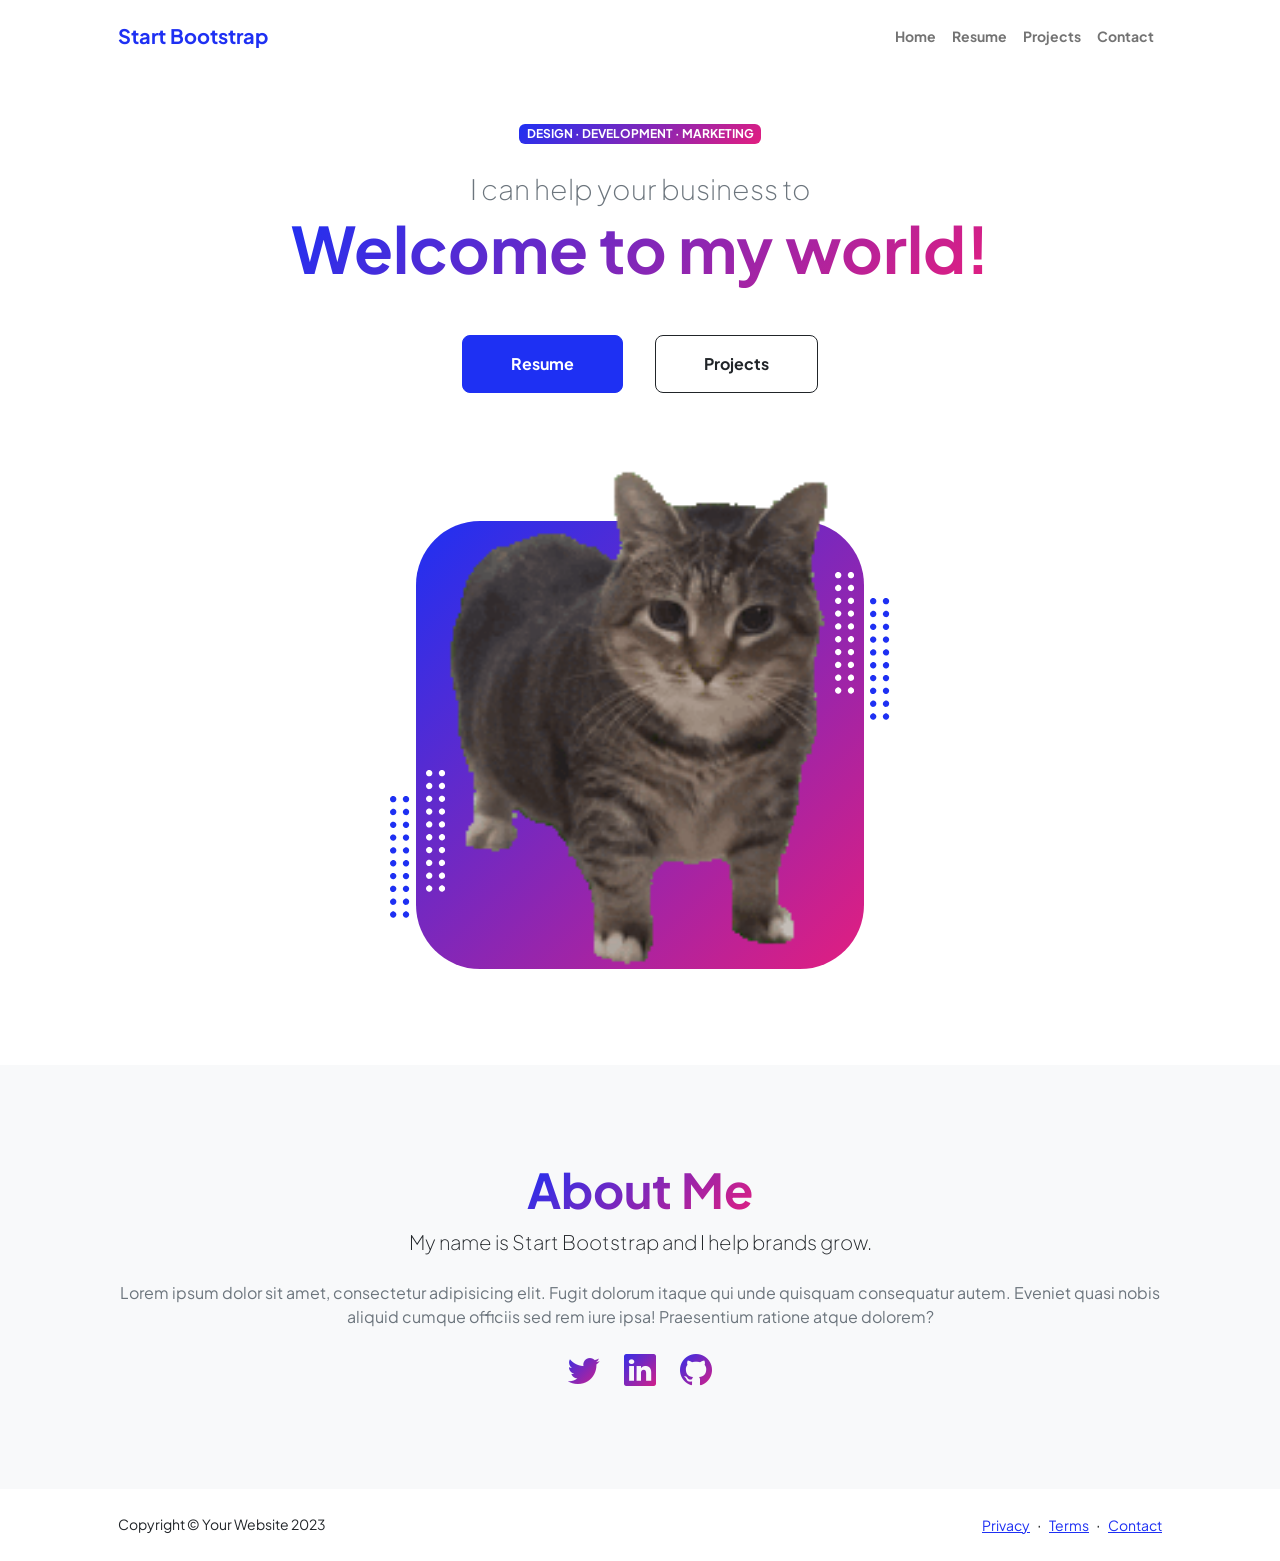
<file: index.html>
<!DOCTYPE html>
<html lang="en">
    <head>
        <meta charset="utf-8" />
        <meta name="viewport" content="width=device-width, initial-scale=1, shrink-to-fit=no" />
        <meta name="description" content="" />
        <meta name="author" content="" />
        <title>Personal - Start Bootstrap Theme</title>
        <!-- Favicon-->
        <link rel="icon" type="image/x-icon" href="assets/favicon.ico" />
        <!-- Custom Google font-->
        <link rel="preconnect" href="https://fonts.googleapis.com" />
        <link rel="preconnect" href="https://fonts.gstatic.com" crossorigin />
        <link href="https://fonts.googleapis.com/css2?family=Plus+Jakarta+Sans:wght@100;200;300;400;500;600;700;800;900&amp;display=swap" rel="stylesheet" />
        <!-- Bootstrap icons-->
        <link href="https://cdn.jsdelivr.net/npm/bootstrap-icons@1.8.1/font/bootstrap-icons.css" rel="stylesheet" />
        <!-- Core theme CSS (includes Bootstrap)-->
        <link href="css/styles.css" rel="stylesheet" />
    </head>
    <body class="d-flex flex-column h-100">
        <main class="flex-shrink-0">
            <!-- Navigation-->
            <nav class="navbar navbar-expand-lg navbar-light bg-white py-3">
                <div class="container px-5">
                    <a class="navbar-brand" href="index.html"><span class="fw-bolder text-primary">Start Bootstrap</span></a>
                    <button class="navbar-toggler" type="button" data-bs-toggle="collapse" data-bs-target="#navbarSupportedContent" aria-controls="navbarSupportedContent" aria-expanded="false" aria-label="Toggle navigation"><span class="navbar-toggler-icon"></span></button>
                    <div class="collapse navbar-collapse" id="navbarSupportedContent">
                        <ul class="navbar-nav ms-auto mb-2 mb-lg-0 small fw-bolder">
                            <li class="nav-item"><a class="nav-link" href="index.html">Home</a></li>
                            <li class="nav-item"><a class="nav-link" href="resume.html">Resume</a></li>
                            <li class="nav-item"><a class="nav-link" href="projects.html">Projects</a></li>
                            <li class="nav-item"><a class="nav-link" href="contact.html">Contact</a></li>
                        </ul>
                    </div>
                </div>
            </nav>
            <!-- Header-->
            <header class="py-5">
                <div class="container px-5 pb-5">
                    <div class="row gx-5 align-items-center">
                        <div class="col-xxl-5">
                            <!-- Header text content-->
                            <div class="text-center text-xxl-start">
                                <div class="badge bg-gradient-primary-to-secondary text-white mb-4"><div class="text-uppercase">Design &middot; Development &middot; Marketing</div></div>
                                <div class="fs-3 fw-light text-muted">I can help your business to</div>
                                <h1 class="display-3 fw-bolder mb-5"><span class="text-gradient d-inline">Welcome to my world!</span></h1>
                                <div class="d-grid gap-3 d-sm-flex justify-content-sm-center justify-content-xxl-start mb-3">
                                    <a class="btn btn-primary btn-lg px-5 py-3 me-sm-3 fs-6 fw-bolder" href="resume.html">Resume</a>
                                    <a class="btn btn-outline-dark btn-lg px-5 py-3 fs-6 fw-bolder" href="projects.html">Projects</a>
                                </div>
                            </div>
                        </div>
                        <div class="col-xxl-7">
                            <!-- Header profile picture-->
                            <div class="d-flex justify-content-center mt-5 mt-xxl-0">
                                <div class="profile bg-gradient-primary-to-secondary">
                                    <!-- TIP: For best results, use a photo with a transparent background like the demo example below-->
                                    <!-- Watch a tutorial on how to do this on YouTube (link)-->
                                    <img class="profile-img" src="assets/oia-uia.gif" alt="..." />
                                    <div class="dots-1">
                                        <!-- SVG Dots-->
                                        <svg version="1.1" xmlns="http://www.w3.org/2000/svg" xmlns:xlink="http://www.w3.org/1999/xlink" x="0px" y="0px" viewBox="0 0 191.6 1215.4" style="enable-background: new 0 0 191.6 1215.4" xml:space="preserve">
                                            <g transform="translate(0.000000,1280.000000) scale(0.100000,-0.100000)">
                                                <path d="M227.7,12788.6c-105-35-200-141-222-248c-43-206,163-412,369-369c155,32,275,190,260,339c-11,105-90,213-190,262        C383.7,12801.6,289.7,12808.6,227.7,12788.6z"></path>
                                                <path d="M1507.7,12788.6c-151-50-253-216-222-362c25-119,136-230,254-255c194-41,395,142,375,339c-11,105-90,213-190,262        C1663.7,12801.6,1569.7,12808.6,1507.7,12788.6z"></path>
                                                <path d="M227.7,11508.6c-105-35-200-141-222-248c-43-206,163-412,369-369c155,32,275,190,260,339c-11,105-90,213-190,262        C383.7,11521.6,289.7,11528.6,227.7,11508.6z"></path>
                                                <path d="M1507.7,11508.6c-151-50-253-216-222-362c25-119,136-230,254-255c194-41,395,142,375,339c-11,105-90,213-190,262        C1663.7,11521.6,1569.7,11528.6,1507.7,11508.6z"></path>
                                                <path d="M227.7,10228.6c-105-35-200-141-222-248c-43-206,163-412,369-369c155,32,275,190,260,339c-11,105-90,213-190,262        C383.7,10241.6,289.7,10248.6,227.7,10228.6z"></path>
                                                <path d="M1507.7,10228.6c-105-35-200-141-222-248c-43-206,163-412,369-369c155,32,275,190,260,339c-11,105-90,213-190,262        C1663.7,10241.6,1569.7,10248.6,1507.7,10228.6z"></path>
                                                <path d="M227.7,8948.6c-105-35-200-141-222-248c-43-206,163-412,369-369c155,32,275,190,260,339c-11,105-90,213-190,262        C383.7,8961.6,289.7,8968.6,227.7,8948.6z"></path>
                                                <path d="M1507.7,8948.6c-105-35-200-141-222-248c-43-206,163-412,369-369c155,32,275,190,260,339c-11,105-90,213-190,262        C1663.7,8961.6,1569.7,8968.6,1507.7,8948.6z"></path>
                                                <path d="M227.7,7668.6c-105-35-200-141-222-248c-43-206,163-412,369-369c155,32,275,190,260,339c-11,105-90,213-190,262        C383.7,7681.6,289.7,7688.6,227.7,7668.6z"></path>
                                                <path d="M1507.7,7668.6c-105-35-200-141-222-248c-43-206,163-412,369-369c155,32,275,190,260,339c-11,105-90,213-190,262        C1663.7,7681.6,1569.7,7688.6,1507.7,7668.6z"></path>
                                                <path d="M227.7,6388.6c-105-35-200-141-222-248c-43-206,163-412,369-369c155,32,275,190,260,339c-11,105-90,213-190,262        C383.7,6401.6,289.7,6408.6,227.7,6388.6z"></path>
                                                <path d="M1507.7,6388.6c-105-35-200-141-222-248c-43-206,163-412,369-369c155,32,275,190,260,339c-11,105-90,213-190,262        C1663.7,6401.6,1569.7,6408.6,1507.7,6388.6z"></path>
                                                <path d="M227.7,5108.6c-105-35-200-141-222-248c-43-206,163-412,369-369c155,32,275,190,260,339c-11,105-90,213-190,262        C383.7,5121.6,289.7,5128.6,227.7,5108.6z"></path>
                                                <path d="M1507.7,5108.6c-105-35-200-141-222-248c-43-206,163-412,369-369c155,32,275,190,260,339c-11,105-90,213-190,262        C1663.7,5121.6,1569.7,5128.6,1507.7,5108.6z"></path>
                                                <path d="M227.7,3828.6c-105-35-200-141-222-248c-43-206,163-412,369-369c155,32,275,190,260,339c-11,105-90,213-190,262        C383.7,3841.6,289.7,3848.6,227.7,3828.6z"></path>
                                                <path d="M1507.7,3828.6c-105-35-200-141-222-248c-43-206,163-412,369-369c155,32,275,190,260,339c-11,105-90,213-190,262        C1663.7,3841.6,1569.7,3848.6,1507.7,3828.6z"></path>
                                                <path d="M227.7,2548.6c-105-35-200-141-222-248c-43-206,163-412,369-369c155,32,275,190,260,339c-11,105-90,213-190,262        C383.7,2561.6,289.7,2568.6,227.7,2548.6z"></path>
                                                <path d="M1507.7,2548.6c-105-35-200-141-222-248c-43-206,163-412,369-369c155,32,275,190,260,339c-11,105-90,213-190,262        C1663.7,2561.6,1569.7,2568.6,1507.7,2548.6z"></path>
                                                <path d="M227.7,1268.6c-105-35-200-141-222-248c-43-206,163-412,369-369c155,32,275,190,260,339c-11,105-90,213-190,262        C383.7,1281.6,289.7,1288.6,227.7,1268.6z"></path>
                                                <path d="M1507.7,1268.6c-105-35-200-141-222-248c-43-206,163-412,369-369c155,32,275,190,260,339c-11,105-90,213-190,262        C1663.7,1281.6,1569.7,1288.6,1507.7,1268.6z"></path>
                                            </g>
                                        </svg>
                                        <!-- END of SVG dots-->
                                    </div>
                                    <div class="dots-2">
                                        <!-- SVG Dots-->
                                        <svg version="1.1" xmlns="http://www.w3.org/2000/svg" xmlns:xlink="http://www.w3.org/1999/xlink" x="0px" y="0px" viewBox="0 0 191.6 1215.4" style="enable-background: new 0 0 191.6 1215.4" xml:space="preserve">
                                            <g transform="translate(0.000000,1280.000000) scale(0.100000,-0.100000)">
                                                <path d="M227.7,12788.6c-105-35-200-141-222-248c-43-206,163-412,369-369c155,32,275,190,260,339c-11,105-90,213-190,262        C383.7,12801.6,289.7,12808.6,227.7,12788.6z"></path>
                                                <path d="M1507.7,12788.6c-151-50-253-216-222-362c25-119,136-230,254-255c194-41,395,142,375,339c-11,105-90,213-190,262        C1663.7,12801.6,1569.7,12808.6,1507.7,12788.6z"></path>
                                                <path d="M227.7,11508.6c-105-35-200-141-222-248c-43-206,163-412,369-369c155,32,275,190,260,339c-11,105-90,213-190,262        C383.7,11521.6,289.7,11528.6,227.7,11508.6z"></path>
                                                <path d="M1507.7,11508.6c-151-50-253-216-222-362c25-119,136-230,254-255c194-41,395,142,375,339c-11,105-90,213-190,262        C1663.7,11521.6,1569.7,11528.6,1507.7,11508.6z"></path>
                                                <path d="M227.7,10228.6c-105-35-200-141-222-248c-43-206,163-412,369-369c155,32,275,190,260,339c-11,105-90,213-190,262        C383.7,10241.6,289.7,10248.6,227.7,10228.6z"></path>
                                                <path d="M1507.7,10228.6c-105-35-200-141-222-248c-43-206,163-412,369-369c155,32,275,190,260,339c-11,105-90,213-190,262        C1663.7,10241.6,1569.7,10248.6,1507.7,10228.6z"></path>
                                                <path d="M227.7,8948.6c-105-35-200-141-222-248c-43-206,163-412,369-369c155,32,275,190,260,339c-11,105-90,213-190,262        C383.7,8961.6,289.7,8968.6,227.7,8948.6z"></path>
                                                <path d="M1507.7,8948.6c-105-35-200-141-222-248c-43-206,163-412,369-369c155,32,275,190,260,339c-11,105-90,213-190,262        C1663.7,8961.6,1569.7,8968.6,1507.7,8948.6z"></path>
                                                <path d="M227.7,7668.6c-105-35-200-141-222-248c-43-206,163-412,369-369c155,32,275,190,260,339c-11,105-90,213-190,262        C383.7,7681.6,289.7,7688.6,227.7,7668.6z"></path>
                                                <path d="M1507.7,7668.6c-105-35-200-141-222-248c-43-206,163-412,369-369c155,32,275,190,260,339c-11,105-90,213-190,262        C1663.7,7681.6,1569.7,7688.6,1507.7,7668.6z"></path>
                                                <path d="M227.7,6388.6c-105-35-200-141-222-248c-43-206,163-412,369-369c155,32,275,190,260,339c-11,105-90,213-190,262        C383.7,6401.6,289.7,6408.6,227.7,6388.6z"></path>
                                                <path d="M1507.7,6388.6c-105-35-200-141-222-248c-43-206,163-412,369-369c155,32,275,190,260,339c-11,105-90,213-190,262        C1663.7,6401.6,1569.7,6408.6,1507.7,6388.6z"></path>
                                                <path d="M227.7,5108.6c-105-35-200-141-222-248c-43-206,163-412,369-369c155,32,275,190,260,339c-11,105-90,213-190,262        C383.7,5121.6,289.7,5128.6,227.7,5108.6z"></path>
                                                <path d="M1507.7,5108.6c-105-35-200-141-222-248c-43-206,163-412,369-369c155,32,275,190,260,339c-11,105-90,213-190,262        C1663.7,5121.6,1569.7,5128.6,1507.7,5108.6z"></path>
                                                <path d="M227.7,3828.6c-105-35-200-141-222-248c-43-206,163-412,369-369c155,32,275,190,260,339c-11,105-90,213-190,262        C383.7,3841.6,289.7,3848.6,227.7,3828.6z"></path>
                                                <path d="M1507.7,3828.6c-105-35-200-141-222-248c-43-206,163-412,369-369c155,32,275,190,260,339c-11,105-90,213-190,262        C1663.7,3841.6,1569.7,3848.6,1507.7,3828.6z"></path>
                                                <path d="M227.7,2548.6c-105-35-200-141-222-248c-43-206,163-412,369-369c155,32,275,190,260,339c-11,105-90,213-190,262        C383.7,2561.6,289.7,2568.6,227.7,2548.6z"></path>
                                                <path d="M1507.7,2548.6c-105-35-200-141-222-248c-43-206,163-412,369-369c155,32,275,190,260,339c-11,105-90,213-190,262        C1663.7,2561.6,1569.7,2568.6,1507.7,2548.6z"></path>
                                                <path d="M227.7,1268.6c-105-35-200-141-222-248c-43-206,163-412,369-369c155,32,275,190,260,339c-11,105-90,213-190,262        C383.7,1281.6,289.7,1288.6,227.7,1268.6z"></path>
                                                <path d="M1507.7,1268.6c-105-35-200-141-222-248c-43-206,163-412,369-369c155,32,275,190,260,339c-11,105-90,213-190,262        C1663.7,1281.6,1569.7,1288.6,1507.7,1268.6z"></path>
                                            </g>
                                        </svg>
                                        <!-- END of SVG dots-->
                                    </div>
                                    <div class="dots-3">
                                        <!-- SVG Dots-->
                                        <svg version="1.1" xmlns="http://www.w3.org/2000/svg" xmlns:xlink="http://www.w3.org/1999/xlink" x="0px" y="0px" viewBox="0 0 191.6 1215.4" style="enable-background: new 0 0 191.6 1215.4" xml:space="preserve">
                                            <g transform="translate(0.000000,1280.000000) scale(0.100000,-0.100000)">
                                                <path d="M227.7,12788.6c-105-35-200-141-222-248c-43-206,163-412,369-369c155,32,275,190,260,339c-11,105-90,213-190,262        C383.7,12801.6,289.7,12808.6,227.7,12788.6z"></path>
                                                <path d="M1507.7,12788.6c-151-50-253-216-222-362c25-119,136-230,254-255c194-41,395,142,375,339c-11,105-90,213-190,262        C1663.7,12801.6,1569.7,12808.6,1507.7,12788.6z"></path>
                                                <path d="M227.7,11508.6c-105-35-200-141-222-248c-43-206,163-412,369-369c155,32,275,190,260,339c-11,105-90,213-190,262        C383.7,11521.6,289.7,11528.6,227.7,11508.6z"></path>
                                                <path d="M1507.7,11508.6c-151-50-253-216-222-362c25-119,136-230,254-255c194-41,395,142,375,339c-11,105-90,213-190,262        C1663.7,11521.6,1569.7,11528.6,1507.7,11508.6z"></path>
                                                <path d="M227.7,10228.6c-105-35-200-141-222-248c-43-206,163-412,369-369c155,32,275,190,260,339c-11,105-90,213-190,262        C383.7,10241.6,289.7,10248.6,227.7,10228.6z"></path>
                                                <path d="M1507.7,10228.6c-105-35-200-141-222-248c-43-206,163-412,369-369c155,32,275,190,260,339c-11,105-90,213-190,262        C1663.7,10241.6,1569.7,10248.6,1507.7,10228.6z"></path>
                                                <path d="M227.7,8948.6c-105-35-200-141-222-248c-43-206,163-412,369-369c155,32,275,190,260,339c-11,105-90,213-190,262        C383.7,8961.6,289.7,8968.6,227.7,8948.6z"></path>
                                                <path d="M1507.7,8948.6c-105-35-200-141-222-248c-43-206,163-412,369-369c155,32,275,190,260,339c-11,105-90,213-190,262        C1663.7,8961.6,1569.7,8968.6,1507.7,8948.6z"></path>
                                                <path d="M227.7,7668.6c-105-35-200-141-222-248c-43-206,163-412,369-369c155,32,275,190,260,339c-11,105-90,213-190,262        C383.7,7681.6,289.7,7688.6,227.7,7668.6z"></path>
                                                <path d="M1507.7,7668.6c-105-35-200-141-222-248c-43-206,163-412,369-369c155,32,275,190,260,339c-11,105-90,213-190,262        C1663.7,7681.6,1569.7,7688.6,1507.7,7668.6z"></path>
                                                <path d="M227.7,6388.6c-105-35-200-141-222-248c-43-206,163-412,369-369c155,32,275,190,260,339c-11,105-90,213-190,262        C383.7,6401.6,289.7,6408.6,227.7,6388.6z"></path>
                                                <path d="M1507.7,6388.6c-105-35-200-141-222-248c-43-206,163-412,369-369c155,32,275,190,260,339c-11,105-90,213-190,262        C1663.7,6401.6,1569.7,6408.6,1507.7,6388.6z"></path>
                                                <path d="M227.7,5108.6c-105-35-200-141-222-248c-43-206,163-412,369-369c155,32,275,190,260,339c-11,105-90,213-190,262        C383.7,5121.6,289.7,5128.6,227.7,5108.6z"></path>
                                                <path d="M1507.7,5108.6c-105-35-200-141-222-248c-43-206,163-412,369-369c155,32,275,190,260,339c-11,105-90,213-190,262        C1663.7,5121.6,1569.7,5128.6,1507.7,5108.6z"></path>
                                                <path d="M227.7,3828.6c-105-35-200-141-222-248c-43-206,163-412,369-369c155,32,275,190,260,339c-11,105-90,213-190,262        C383.7,3841.6,289.7,3848.6,227.7,3828.6z"></path>
                                                <path d="M1507.7,3828.6c-105-35-200-141-222-248c-43-206,163-412,369-369c155,32,275,190,260,339c-11,105-90,213-190,262        C1663.7,3841.6,1569.7,3848.6,1507.7,3828.6z"></path>
                                                <path d="M227.7,2548.6c-105-35-200-141-222-248c-43-206,163-412,369-369c155,32,275,190,260,339c-11,105-90,213-190,262        C383.7,2561.6,289.7,2568.6,227.7,2548.6z"></path>
                                                <path d="M1507.7,2548.6c-105-35-200-141-222-248c-43-206,163-412,369-369c155,32,275,190,260,339c-11,105-90,213-190,262        C1663.7,2561.6,1569.7,2568.6,1507.7,2548.6z"></path>
                                                <path d="M227.7,1268.6c-105-35-200-141-222-248c-43-206,163-412,369-369c155,32,275,190,260,339c-11,105-90,213-190,262        C383.7,1281.6,289.7,1288.6,227.7,1268.6z"></path>
                                                <path d="M1507.7,1268.6c-105-35-200-141-222-248c-43-206,163-412,369-369c155,32,275,190,260,339c-11,105-90,213-190,262        C1663.7,1281.6,1569.7,1288.6,1507.7,1268.6z"></path>
                                            </g>
                                        </svg>
                                        <!-- END of SVG dots-->
                                    </div>
                                    <div class="dots-4">
                                        <!-- SVG Dots-->
                                        <svg version="1.1" xmlns="http://www.w3.org/2000/svg" xmlns:xlink="http://www.w3.org/1999/xlink" x="0px" y="0px" viewBox="0 0 191.6 1215.4" style="enable-background: new 0 0 191.6 1215.4" xml:space="preserve">
                                            <g transform="translate(0.000000,1280.000000) scale(0.100000,-0.100000)">
                                                <path d="M227.7,12788.6c-105-35-200-141-222-248c-43-206,163-412,369-369c155,32,275,190,260,339c-11,105-90,213-190,262        C383.7,12801.6,289.7,12808.6,227.7,12788.6z"></path>
                                                <path d="M1507.7,12788.6c-151-50-253-216-222-362c25-119,136-230,254-255c194-41,395,142,375,339c-11,105-90,213-190,262        C1663.7,12801.6,1569.7,12808.6,1507.7,12788.6z"></path>
                                                <path d="M227.7,11508.6c-105-35-200-141-222-248c-43-206,163-412,369-369c155,32,275,190,260,339c-11,105-90,213-190,262        C383.7,11521.6,289.7,11528.6,227.7,11508.6z"></path>
                                                <path d="M1507.7,11508.6c-151-50-253-216-222-362c25-119,136-230,254-255c194-41,395,142,375,339c-11,105-90,213-190,262        C1663.7,11521.6,1569.7,11528.6,1507.7,11508.6z"></path>
                                                <path d="M227.7,10228.6c-105-35-200-141-222-248c-43-206,163-412,369-369c155,32,275,190,260,339c-11,105-90,213-190,262        C383.7,10241.6,289.7,10248.6,227.7,10228.6z"></path>
                                                <path d="M1507.7,10228.6c-105-35-200-141-222-248c-43-206,163-412,369-369c155,32,275,190,260,339c-11,105-90,213-190,262        C1663.7,10241.6,1569.7,10248.6,1507.7,10228.6z"></path>
                                                <path d="M227.7,8948.6c-105-35-200-141-222-248c-43-206,163-412,369-369c155,32,275,190,260,339c-11,105-90,213-190,262        C383.7,8961.6,289.7,8968.6,227.7,8948.6z"></path>
                                                <path d="M1507.7,8948.6c-105-35-200-141-222-248c-43-206,163-412,369-369c155,32,275,190,260,339c-11,105-90,213-190,262        C1663.7,8961.6,1569.7,8968.6,1507.7,8948.6z"></path>
                                                <path d="M227.7,7668.6c-105-35-200-141-222-248c-43-206,163-412,369-369c155,32,275,190,260,339c-11,105-90,213-190,262        C383.7,7681.6,289.7,7688.6,227.7,7668.6z"></path>
                                                <path d="M1507.7,7668.6c-105-35-200-141-222-248c-43-206,163-412,369-369c155,32,275,190,260,339c-11,105-90,213-190,262        C1663.7,7681.6,1569.7,7688.6,1507.7,7668.6z"></path>
                                                <path d="M227.7,6388.6c-105-35-200-141-222-248c-43-206,163-412,369-369c155,32,275,190,260,339c-11,105-90,213-190,262        C383.7,6401.6,289.7,6408.6,227.7,6388.6z"></path>
                                                <path d="M1507.7,6388.6c-105-35-200-141-222-248c-43-206,163-412,369-369c155,32,275,190,260,339c-11,105-90,213-190,262        C1663.7,6401.6,1569.7,6408.6,1507.7,6388.6z"></path>
                                                <path d="M227.7,5108.6c-105-35-200-141-222-248c-43-206,163-412,369-369c155,32,275,190,260,339c-11,105-90,213-190,262        C383.7,5121.6,289.7,5128.6,227.7,5108.6z"></path>
                                                <path d="M1507.7,5108.6c-105-35-200-141-222-248c-43-206,163-412,369-369c155,32,275,190,260,339c-11,105-90,213-190,262        C1663.7,5121.6,1569.7,5128.6,1507.7,5108.6z"></path>
                                                <path d="M227.7,3828.6c-105-35-200-141-222-248c-43-206,163-412,369-369c155,32,275,190,260,339c-11,105-90,213-190,262        C383.7,3841.6,289.7,3848.6,227.7,3828.6z"></path>
                                                <path d="M1507.7,3828.6c-105-35-200-141-222-248c-43-206,163-412,369-369c155,32,275,190,260,339c-11,105-90,213-190,262        C1663.7,3841.6,1569.7,3848.6,1507.7,3828.6z"></path>
                                                <path d="M227.7,2548.6c-105-35-200-141-222-248c-43-206,163-412,369-369c155,32,275,190,260,339c-11,105-90,213-190,262        C383.7,2561.6,289.7,2568.6,227.7,2548.6z"></path>
                                                <path d="M1507.7,2548.6c-105-35-200-141-222-248c-43-206,163-412,369-369c155,32,275,190,260,339c-11,105-90,213-190,262        C1663.7,2561.6,1569.7,2568.6,1507.7,2548.6z"></path>
                                                <path d="M227.7,1268.6c-105-35-200-141-222-248c-43-206,163-412,369-369c155,32,275,190,260,339c-11,105-90,213-190,262        C383.7,1281.6,289.7,1288.6,227.7,1268.6z"></path>
                                                <path d="M1507.7,1268.6c-105-35-200-141-222-248c-43-206,163-412,369-369c155,32,275,190,260,339c-11,105-90,213-190,262        C1663.7,1281.6,1569.7,1288.6,1507.7,1268.6z"></path>
                                            </g>
                                        </svg>
                                        <!-- END of SVG dots-->
                                    </div>
                                </div>
                            </div>
                        </div>
                    </div>
                </div>
            </header>
            <!-- About Section-->
            <section class="bg-light py-5">
                <div class="container px-5">
                    <div class="row gx-5 justify-content-center">
                        <div class="col-xxl-8">
                            <div class="text-center my-5">
                                <h2 class="display-5 fw-bolder"><span class="text-gradient d-inline">About Me</span></h2>
                                <p class="lead fw-light mb-4">My name is Start Bootstrap and I help brands grow.</p>
                                <p class="text-muted">Lorem ipsum dolor sit amet, consectetur adipisicing elit. Fugit dolorum itaque qui unde quisquam consequatur autem. Eveniet quasi nobis aliquid cumque officiis sed rem iure ipsa! Praesentium ratione atque dolorem?</p>
                                <div class="d-flex justify-content-center fs-2 gap-4">
                                    <a class="text-gradient" href="#!"><i class="bi bi-twitter"></i></a>
                                    <a class="text-gradient" href="#!"><i class="bi bi-linkedin"></i></a>
                                    <a class="text-gradient" href="#!"><i class="bi bi-github"></i></a>
                                </div>
                            </div>
                        </div>
                    </div>
                </div>
            </section>
        </main>
        <!-- Footer-->
        <footer class="bg-white py-4 mt-auto">
            <div class="container px-5">
                <div class="row align-items-center justify-content-between flex-column flex-sm-row">
                    <div class="col-auto"><div class="small m-0">Copyright &copy; Your Website 2023</div></div>
                    <div class="col-auto">
                        <a class="small" href="#!">Privacy</a>
                        <span class="mx-1">&middot;</span>
                        <a class="small" href="#!">Terms</a>
                        <span class="mx-1">&middot;</span>
                        <a class="small" href="#!">Contact</a>
                    </div>
                </div>
            </div>
        </footer>
        <!-- Bootstrap core JS-->
        <script src="https://cdn.jsdelivr.net/npm/bootstrap@5.2.3/dist/js/bootstrap.bundle.min.js"></script>
        <!-- Core theme JS-->
        <script src="js/scripts.js"></script>
    </body>
</html>
</file>
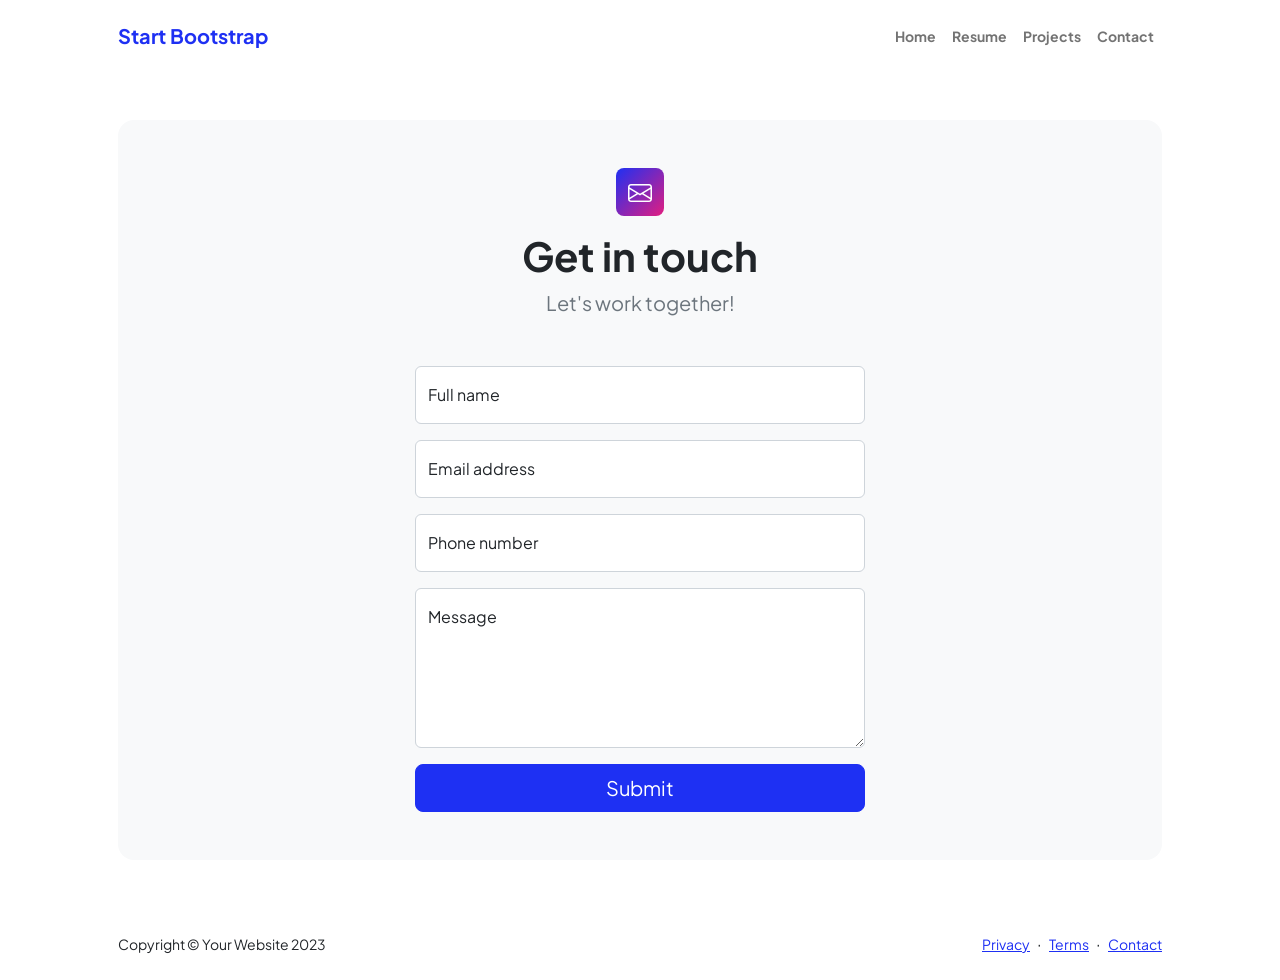
<file: contact.html>
<!DOCTYPE html>
<html lang="en">
    <head>
        <meta charset="utf-8" />
        <meta name="viewport" content="width=device-width, initial-scale=1, shrink-to-fit=no" />
        <meta name="description" content />
        <meta name="author" content />
        <title>Modern Business - Start Bootstrap Template</title>
        <!-- Favicon-->
        <link rel="icon" type="image/x-icon" href="assets/favicon.ico" />
        <!-- Custom Google font-->
        <link rel="preconnect" href="https://fonts.googleapis.com" />
        <link rel="preconnect" href="https://fonts.gstatic.com" crossorigin />
        <link href="https://fonts.googleapis.com/css2?family=Plus+Jakarta+Sans:wght@100;200;300;400;500;600;700;800;900&amp;display=swap" rel="stylesheet" />
        <!-- Bootstrap icons-->
        <link href="https://cdn.jsdelivr.net/npm/bootstrap-icons@1.8.1/font/bootstrap-icons.css" rel="stylesheet" />
        <!-- Core theme CSS (includes Bootstrap)-->
        <link href="css/styles.css" rel="stylesheet" />
    </head>
    <body class="d-flex flex-column">
        <main class="flex-shrink-0">
            <!-- Navigation-->
            <nav class="navbar navbar-expand-lg navbar-light bg-white py-3">
                <div class="container px-5">
                    <a class="navbar-brand" href="index.html"><span class="fw-bolder text-primary">Start Bootstrap</span></a>
                    <button class="navbar-toggler" type="button" data-bs-toggle="collapse" data-bs-target="#navbarSupportedContent" aria-controls="navbarSupportedContent" aria-expanded="false" aria-label="Toggle navigation"><span class="navbar-toggler-icon"></span></button>
                    <div class="collapse navbar-collapse" id="navbarSupportedContent">
                        <ul class="navbar-nav ms-auto mb-2 mb-lg-0 small fw-bolder">
                            <li class="nav-item"><a class="nav-link" href="index.html">Home</a></li>
                            <li class="nav-item"><a class="nav-link" href="resume.html">Resume</a></li>
                            <li class="nav-item"><a class="nav-link" href="projects.html">Projects</a></li>
                            <li class="nav-item"><a class="nav-link" href="contact.html">Contact</a></li>
                        </ul>
                    </div>
                </div>
            </nav>
            <!-- Page content-->
            <section class="py-5">
                <div class="container px-5">
                    <!-- Contact form-->
                    <div class="bg-light rounded-4 py-5 px-4 px-md-5">
                        <div class="text-center mb-5">
                            <div class="feature bg-primary bg-gradient-primary-to-secondary text-white rounded-3 mb-3"><i class="bi bi-envelope"></i></div>
                            <h1 class="fw-bolder">Get in touch</h1>
                            <p class="lead fw-normal text-muted mb-0">Let's work together!</p>
                        </div>
                        <div class="row gx-5 justify-content-center">
                            <div class="col-lg-8 col-xl-6">
                                <!-- * * * * * * * * * * * * * * *-->
                                <!-- * * SB Forms Contact Form * *-->
                                <!-- * * * * * * * * * * * * * * *-->
                                <!-- This form is pre-integrated with SB Forms.-->
                                <!-- To make this form functional, sign up at-->
                                <!-- https://startbootstrap.com/solution/contact-forms-->
                                <!-- to get an API token!-->
                                <!-- Contact Form (Powered by Formspree) -->
                                <!-- TODO: Replace 'YOUR_FORMSPREE_ID' with your actual Formspree ID after signing up at https://formspree.io/ -->
                                <form id="contactForm" action="https://formspree.io/f/xojkyvzy" method="POST">
                                    <!-- Name input-->
                                    <div class="form-floating mb-3">
                                        <input class="form-control" id="name" name="name" type="text" placeholder="Enter your name..." required />
                                        <label for="name">Full name</label>
                                    </div>
                                    <!-- Email address input-->
                                    <div class="form-floating mb-3">
                                        <input class="form-control" id="email" name="email" type="email" placeholder="name@example.com" required />
                                        <label for="email">Email address</label>
                                    </div>
                                    <!-- Phone number input-->
                                    <div class="form-floating mb-3">
                                        <input class="form-control" id="phone" name="phone" type="tel" placeholder="(123) 456-7890" required />
                                        <label for="phone">Phone number</label>
                                    </div>
                                    <!-- Message input-->
                                    <div class="form-floating mb-3">
                                        <textarea class="form-control" id="message" name="message" type="text" placeholder="Enter your message here..." style="height: 10rem" required></textarea>
                                        <label for="message">Message</label>
                                    </div>
                                    
                                    <!-- Submit success message (Visible after Formspree redirect or via JS) -->
                                    <div class="d-none" id="submitSuccessMessage">
                                        <div class="text-center mb-3">
                                            <div class="fw-bolder">Form submission successful!</div>
                                            Thank you for contacting me.
                                        </div>
                                    </div>
                                    <!-- Submit error message -->
                                    <div class="d-none" id="submitErrorMessage">
                                        <div class="text-center text-danger mb-3">Error sending message! Please check your Formspree ID.</div>
                                    </div>

                                    <!-- Submit Button-->
                                    <div class="d-grid"><button class="btn btn-primary btn-lg" id="submitButton" type="submit">Submit</button></div>
                                </form>
                            </div>
                        </div>
                    </div>
                </div>
            </section>
        </main>
        <!-- Footer-->
        <footer class="bg-white py-4 mt-auto">
            <div class="container px-5">
                <div class="row align-items-center justify-content-between flex-column flex-sm-row">
                    <div class="col-auto"><div class="small m-0">Copyright &copy; Your Website 2023</div></div>
                    <div class="col-auto">
                        <a class="small" href="#!">Privacy</a>
                        <span class="mx-1">&middot;</span>
                        <a class="small" href="#!">Terms</a>
                        <span class="mx-1">&middot;</span>
                        <a class="small" href="#!">Contact</a>
                    </div>
                </div>
            </div>
        </footer>
        <!-- Bootstrap core JS-->
        <script src="https://cdn.jsdelivr.net/npm/bootstrap@5.2.3/dist/js/bootstrap.bundle.min.js"></script>
        <!-- Core theme JS-->
        <script src="js/scripts.js"></script>
    </body>
</html>
</file>
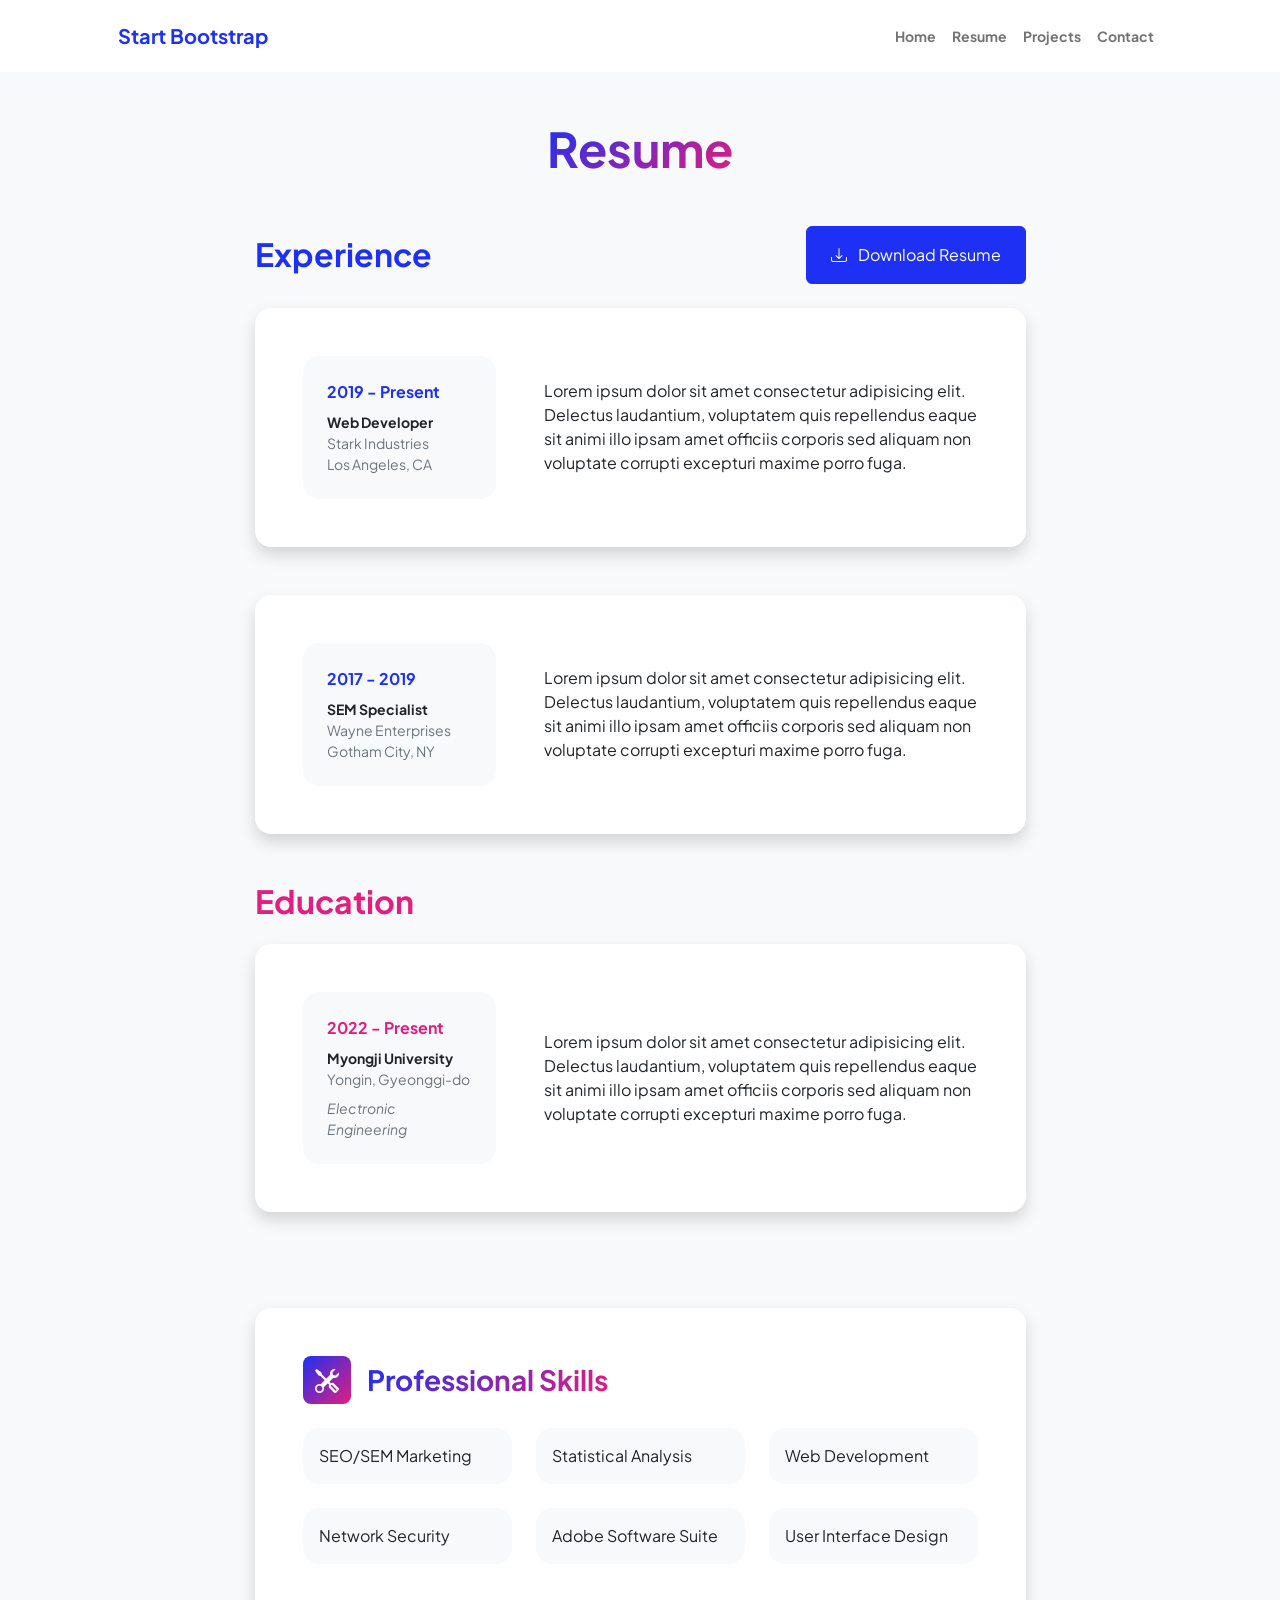
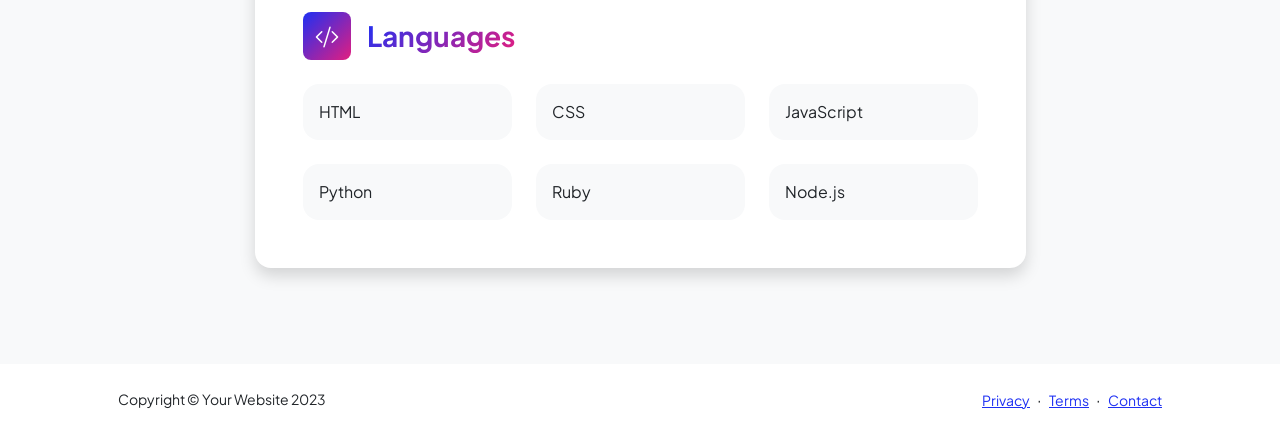
<file: resume.html>
<!DOCTYPE html>
<html lang="en">
    <head>
        <meta charset="utf-8" />
        <meta name="viewport" content="width=device-width, initial-scale=1, shrink-to-fit=no" />
        <meta name="description" content="" />
        <meta name="author" content="" />
        <title>Personal - Start Bootstrap Template</title>
        <!-- Favicon-->
        <link rel="icon" type="image/x-icon" href="assets/favicon.ico" />
        <!-- Custom Google font-->
        <link rel="preconnect" href="https://fonts.googleapis.com" />
        <link rel="preconnect" href="https://fonts.gstatic.com" crossorigin />
        <link href="https://fonts.googleapis.com/css2?family=Plus+Jakarta+Sans:wght@100;200;300;400;500;600;700;800;900&amp;display=swap" rel="stylesheet" />
        <!-- Bootstrap icons-->
        <link href="https://cdn.jsdelivr.net/npm/bootstrap-icons@1.8.1/font/bootstrap-icons.css" rel="stylesheet" />
        <!-- Core theme CSS (includes Bootstrap)-->
        <link href="css/styles.css" rel="stylesheet" />
    </head>
    <body class="d-flex flex-column h-100 bg-light">
        <main class="flex-shrink-0">
            <!-- Navigation-->
            <nav class="navbar navbar-expand-lg navbar-light bg-white py-3">
                <div class="container px-5">
                    <a class="navbar-brand" href="index.html"><span class="fw-bolder text-primary">Start Bootstrap</span></a>
                    <button class="navbar-toggler" type="button" data-bs-toggle="collapse" data-bs-target="#navbarSupportedContent" aria-controls="navbarSupportedContent" aria-expanded="false" aria-label="Toggle navigation"><span class="navbar-toggler-icon"></span></button>
                    <div class="collapse navbar-collapse" id="navbarSupportedContent">
                        <ul class="navbar-nav ms-auto mb-2 mb-lg-0 small fw-bolder">
                            <li class="nav-item"><a class="nav-link" href="index.html">Home</a></li>
                            <li class="nav-item"><a class="nav-link" href="resume.html">Resume</a></li>
                            <li class="nav-item"><a class="nav-link" href="projects.html">Projects</a></li>
                            <li class="nav-item"><a class="nav-link" href="contact.html">Contact</a></li>
                        </ul>
                    </div>
                </div>
            </nav>
            <!-- Page Content-->
            <div class="container px-5 my-5">
                <div class="text-center mb-5">
                    <h1 class="display-5 fw-bolder mb-0"><span class="text-gradient d-inline">Resume</span></h1>
                </div>
                <div class="row gx-5 justify-content-center">
                    <div class="col-lg-11 col-xl-9 col-xxl-8">
                        <!-- Experience Section-->
                        <section>
                            <div class="d-flex align-items-center justify-content-between mb-4">
                                <h2 class="text-primary fw-bolder mb-0">Experience</h2>
                                <!-- Download resume button-->
                                <!-- Note: Set the link href target to a PDF file within your project-->
                                <a class="btn btn-primary px-4 py-3" href="assets/resume.pdf" download>
                                    <div class="d-inline-block bi bi-download me-2"></div>
                                    Download Resume
                                </a>
                            </div>
                            <!-- Experience Card 1-->
                            <div class="card shadow border-0 rounded-4 mb-5">
                                <div class="card-body p-5">
                                    <div class="row align-items-center gx-5">
                                        <div class="col text-center text-lg-start mb-4 mb-lg-0">
                                            <div class="bg-light p-4 rounded-4">
                                                <div class="text-primary fw-bolder mb-2">2019 - Present</div>
                                                <div class="small fw-bolder">Web Developer</div>
                                                <div class="small text-muted">Stark Industries</div>
                                                <div class="small text-muted">Los Angeles, CA</div>
                                            </div>
                                        </div>
                                        <div class="col-lg-8"><div>Lorem ipsum dolor sit amet consectetur adipisicing elit. Delectus laudantium, voluptatem quis repellendus eaque sit animi illo ipsam amet officiis corporis sed aliquam non voluptate corrupti excepturi maxime porro fuga.</div></div>
                                    </div>
                                </div>
                            </div>
                            <!-- Experience Card 2-->
                            <div class="card shadow border-0 rounded-4 mb-5">
                                <div class="card-body p-5">
                                    <div class="row align-items-center gx-5">
                                        <div class="col text-center text-lg-start mb-4 mb-lg-0">
                                            <div class="bg-light p-4 rounded-4">
                                                <div class="text-primary fw-bolder mb-2">2017 - 2019</div>
                                                <div class="small fw-bolder">SEM Specialist</div>
                                                <div class="small text-muted">Wayne Enterprises</div>
                                                <div class="small text-muted">Gotham City, NY</div>
                                            </div>
                                        </div>
                                        <div class="col-lg-8"><div>Lorem ipsum dolor sit amet consectetur adipisicing elit. Delectus laudantium, voluptatem quis repellendus eaque sit animi illo ipsam amet officiis corporis sed aliquam non voluptate corrupti excepturi maxime porro fuga.</div></div>
                                    </div>
                                </div>
                            </div>
                        </section>
                        <!-- Education Section-->
                        <section>
                            <h2 class="text-secondary fw-bolder mb-4">Education</h2>
                            <!-- Education Card 1-->
                            <div class="card shadow border-0 rounded-4 mb-5">
                                <div class="card-body p-5">
                                    <div class="row align-items-center gx-5">
                                        <div class="col text-center text-lg-start mb-4 mb-lg-0">
                                            <div class="bg-light p-4 rounded-4">
                                                <div class="text-secondary fw-bolder mb-2">2022 - Present </div>
                                                <div class="mb-2">
                                                    <div class="small fw-bolder">Myongji University</div>
                                                    <div class="small text-muted">Yongin, Gyeonggi-do</div>
                                                </div>
                                                <div class="fst-italic">
                                                    <div class="small text-muted">Electronic Engineering</div>
                                                </div>
                                            </div>
                                        </div>
                                        <div class="col-lg-8"><div>Lorem ipsum dolor sit amet consectetur adipisicing elit. Delectus laudantium, voluptatem quis repellendus eaque sit animi illo ipsam amet officiis corporis sed aliquam non voluptate corrupti excepturi maxime porro fuga.</div></div>
                                    </div>
                                </div>
                            </div>
                        </section>
                        <!-- Divider-->
                        <div class="pb-5"></div>
                        <!-- Skills Section-->
                        <section>
                            <!-- Skillset Card-->
                            <div class="card shadow border-0 rounded-4 mb-5">
                                <div class="card-body p-5">
                                    <!-- Professional skills list-->
                                    <div class="mb-5">
                                        <div class="d-flex align-items-center mb-4">
                                            <div class="feature bg-primary bg-gradient-primary-to-secondary text-white rounded-3 me-3"><i class="bi bi-tools"></i></div>
                                            <h3 class="fw-bolder mb-0"><span class="text-gradient d-inline">Professional Skills</span></h3>
                                        </div>
                                        <div class="row row-cols-1 row-cols-md-3 mb-4">
                                            <div class="col mb-4 mb-md-0"><div class="d-flex align-items-center bg-light rounded-4 p-3 h-100">SEO/SEM Marketing</div></div>
                                            <div class="col mb-4 mb-md-0"><div class="d-flex align-items-center bg-light rounded-4 p-3 h-100">Statistical Analysis</div></div>
                                            <div class="col"><div class="d-flex align-items-center bg-light rounded-4 p-3 h-100">Web Development</div></div>
                                        </div>
                                        <div class="row row-cols-1 row-cols-md-3">
                                            <div class="col mb-4 mb-md-0"><div class="d-flex align-items-center bg-light rounded-4 p-3 h-100">Network Security</div></div>
                                            <div class="col mb-4 mb-md-0"><div class="d-flex align-items-center bg-light rounded-4 p-3 h-100">Adobe Software Suite</div></div>
                                            <div class="col"><div class="d-flex align-items-center bg-light rounded-4 p-3 h-100">User Interface Design</div></div>
                                        </div>
                                    </div>
                                    <!-- Languages list-->
                                    <div class="mb-0">
                                        <div class="d-flex align-items-center mb-4">
                                            <div class="feature bg-primary bg-gradient-primary-to-secondary text-white rounded-3 me-3"><i class="bi bi-code-slash"></i></div>
                                            <h3 class="fw-bolder mb-0"><span class="text-gradient d-inline">Languages</span></h3>
                                        </div>
                                        <div class="row row-cols-1 row-cols-md-3 mb-4">
                                            <div class="col mb-4 mb-md-0"><div class="d-flex align-items-center bg-light rounded-4 p-3 h-100">HTML</div></div>
                                            <div class="col mb-4 mb-md-0"><div class="d-flex align-items-center bg-light rounded-4 p-3 h-100">CSS</div></div>
                                            <div class="col"><div class="d-flex align-items-center bg-light rounded-4 p-3 h-100">JavaScript</div></div>
                                        </div>
                                        <div class="row row-cols-1 row-cols-md-3">
                                            <div class="col mb-4 mb-md-0"><div class="d-flex align-items-center bg-light rounded-4 p-3 h-100">Python</div></div>
                                            <div class="col mb-4 mb-md-0"><div class="d-flex align-items-center bg-light rounded-4 p-3 h-100">Ruby</div></div>
                                            <div class="col"><div class="d-flex align-items-center bg-light rounded-4 p-3 h-100">Node.js</div></div>
                                        </div>
                                    </div>
                                </div>
                            </div>
                        </section>
                    </div>
                </div>
            </div>
        </main>
        <!-- Footer-->
        <footer class="bg-white py-4 mt-auto">
            <div class="container px-5">
                <div class="row align-items-center justify-content-between flex-column flex-sm-row">
                    <div class="col-auto"><div class="small m-0">Copyright &copy; Your Website 2023</div></div>
                    <div class="col-auto">
                        <a class="small" href="#!">Privacy</a>
                        <span class="mx-1">&middot;</span>
                        <a class="small" href="#!">Terms</a>
                        <span class="mx-1">&middot;</span>
                        <a class="small" href="#!">Contact</a>
                    </div>
                </div>
            </div>
        </footer>
        <!-- Bootstrap core JS-->
        <script src="https://cdn.jsdelivr.net/npm/bootstrap@5.2.3/dist/js/bootstrap.bundle.min.js"></script>
        <!-- Core theme JS-->
        <script src="js/scripts.js"></script>
    </body>
</html>
</file>
